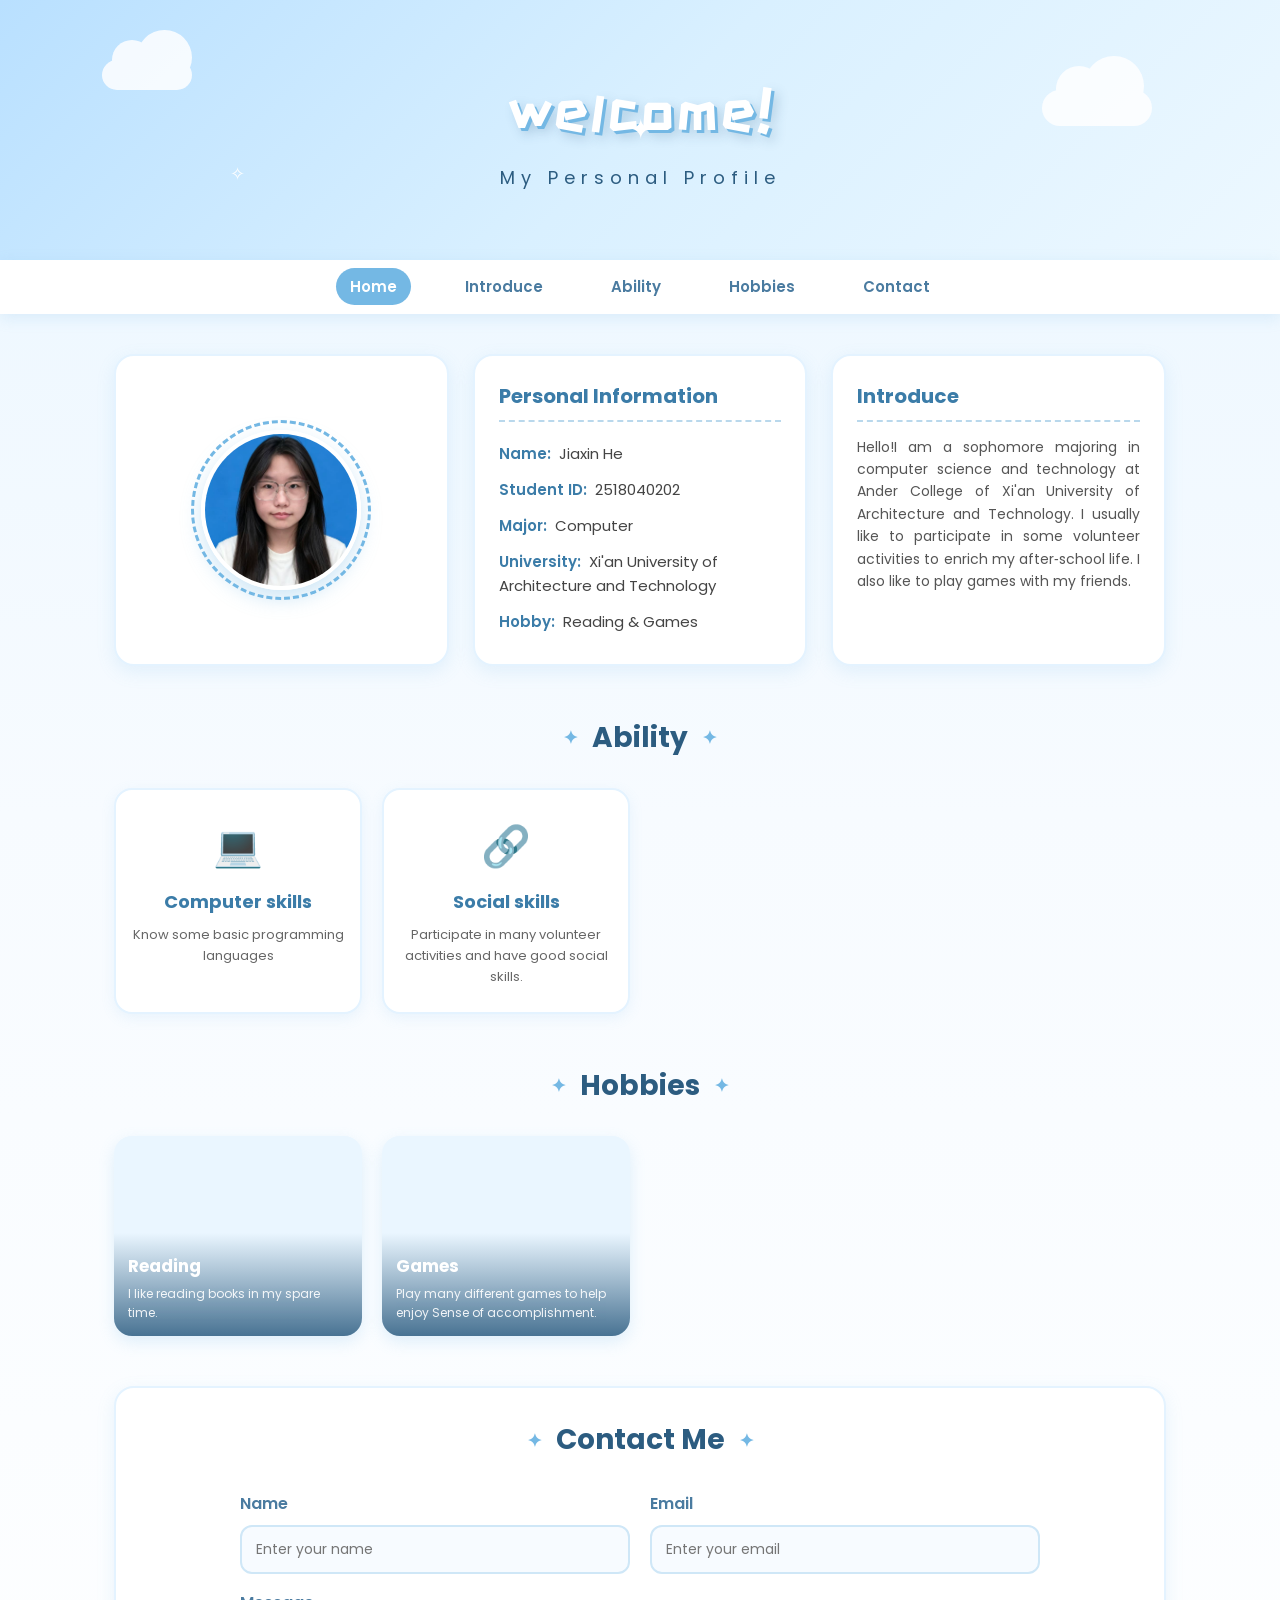
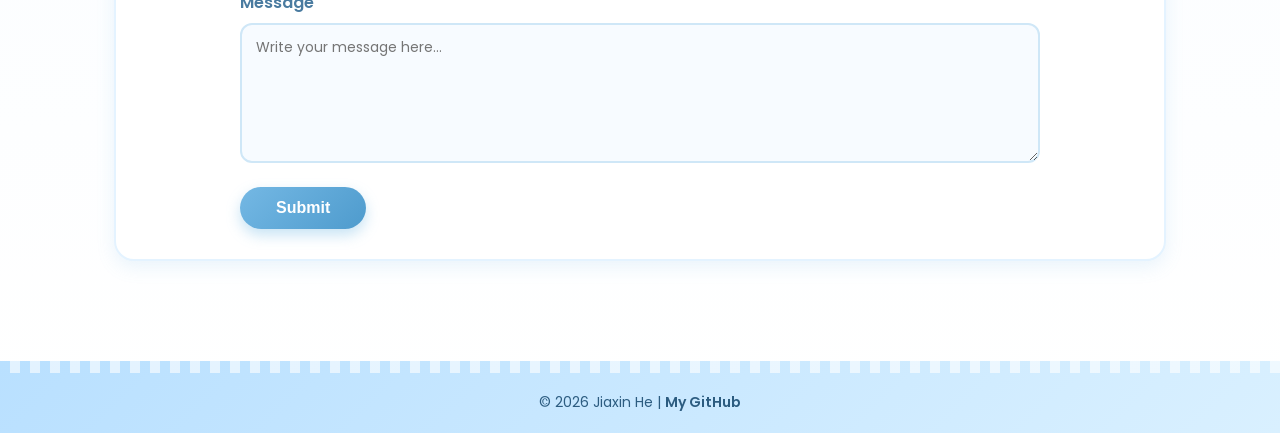
<file: index.html>
<!DOCTYPE html>
<html lang="en">
<head>
    <meta charset="UTF-8" />
    <meta name="viewport" content="width=device-width, initial-scale=1.0" />
    <title>My Personal Profile</title>
    <!-- Google Fonts -->
    <link rel="preconnect" href="https://fonts.googleapis.com" />
    <link rel="preconnect" href="https://fonts.gstatic.com" crossorigin />
    <link href="https://fonts.googleapis.com/css2?family=Poppins:wght@300;400;600;700&family=ZCOOL+KuaiLe&display=swap" rel="stylesheet" />
    <!-- Stylesheet -->
    <link rel="stylesheet" href="css/styles.css" />
</head>
<body>
    <!-- Banner -->
    <div class="banner">
        <div class="banner-cloud left"></div>
        <div class="banner-cloud right"></div>
        <h1 class="banner-title">welcome!</h1>
        <p class="banner-subtitle">My Personal Profile</p >
        <div class="decoration-star">✦</div>
        <div class="decoration-star small">✧</div>
    </div>
    <!-- cotent -->
    <nav class="navbar">
        <a href="index.html" class="nav-item active">Home</a >
        <a href="about.html" class="nav-item">Introduce</a >
        <a href="#skills" class="nav-item">Ability</a >
        <a href="#hobbies" class="nav-item">Hobbies</a >
        <a href="#contact" class="nav-item">Contact</a >
    </nav>
    <main class="container">
        <!-- First part -->
        <section class="profile-section">
            <div class="avatar-card">
                <img src="images/profile.jpg" alt="Profile Photo" class="avatar"/>
                <div class="avatar-ring"></div>
            </div>
            <div class="info-card">
                <h2>Personal Information</h2>
                <ul class="info-list">
                    <li><span>Name:</span>Jiaxin He</li>
                    <li><span>Student ID:</span>2518040202</li>
                    <li><span>Major:</span>Computer</li>
                    <li><span>University:</span>Xi'an University of Architecture and Technology</li>
                    <li><span>Hobby:</span>Reading & Games</li>
                </ul>
            </div>
            <div class="intro-card">
                <h2>Introduce</h2>
                <p>
                    Hello!I am a sophomore majoring in computer science and technology at Ander College of Xi'an University of Architecture and Technology. I usually like to participate in some volunteer activities to enrich my after‑school life. I also like to play games with my friends.
                </p >
            </div>
        </section>
        <!-- Second part -->
        <section id="skills" class="skills-section">
            <h2 class="section-title">Ability</h2>
            <div class="skills-grid">
                <div class="skill-card">
                    <div class="skill-icon">💻</div>
                    <h3>Computer skills</h3>
                    <p>Know some basic programming languages</p >
                </div>
                <div class="skill-card">
                    <div class="skill-icon">🔗</div>
                    <h3>Social skills</h3>
                    <p>Participate in many volunteer activities and have good social skills.</p >
                </div>
            </div>
        </section>
        <!-- Third part -->
        <section id="hobbies" class="hobbies-section">
            <h2 class="section-title">Hobbies</h2>
            <div class="hobbies-grid">
                <div class="hobby-card">
                    <div class="hobby-overlay">
                        <h3>Reading</h3>
                        <p>I like reading books in my spare time.</p >
                    </div>
                </div>
                <div class="hobby-card">
                    <div class="hobby-overlay">
                        <h3>Games</h3>
                        <p>Play many different games to help enjoy Sense of accomplishment.</p >
                    </div>
                </div>
            </div>
        </section>
        <!-- Four -->
        <section id="contact" class="contact-section">
            <h2 class="section-title">Contact Me</h2>
            <form class="contact-form">
                <div class="form-row">
                    <div class="form-item">
                        <label for="name">Name</label>
                        <input type="text" id="name" name="name" placeholder="Enter your name" />
                    </div>
                    <div class="form-item">
                        <label for="email">Email</label>
                        <input type="email" id="email" name="email" placeholder="Enter your email" />
                    </div>
                </div>
                <label for="message">Message</label>
                <textarea id="message" name="message" placeholder="Write your message here..."></textarea>
                <button type="submit" class="submit-btn">Submit</button>
            </form>
        </section>
    </main>
    <!-- End -->
    <footer class="footer">
        <div class="footer-wave"></div>
        <p>© 2026 Jiaxin He | <a href="https://github.com" target="_blank">My GitHub</a ></p >
    </footer>
</body>
</html>
</file>
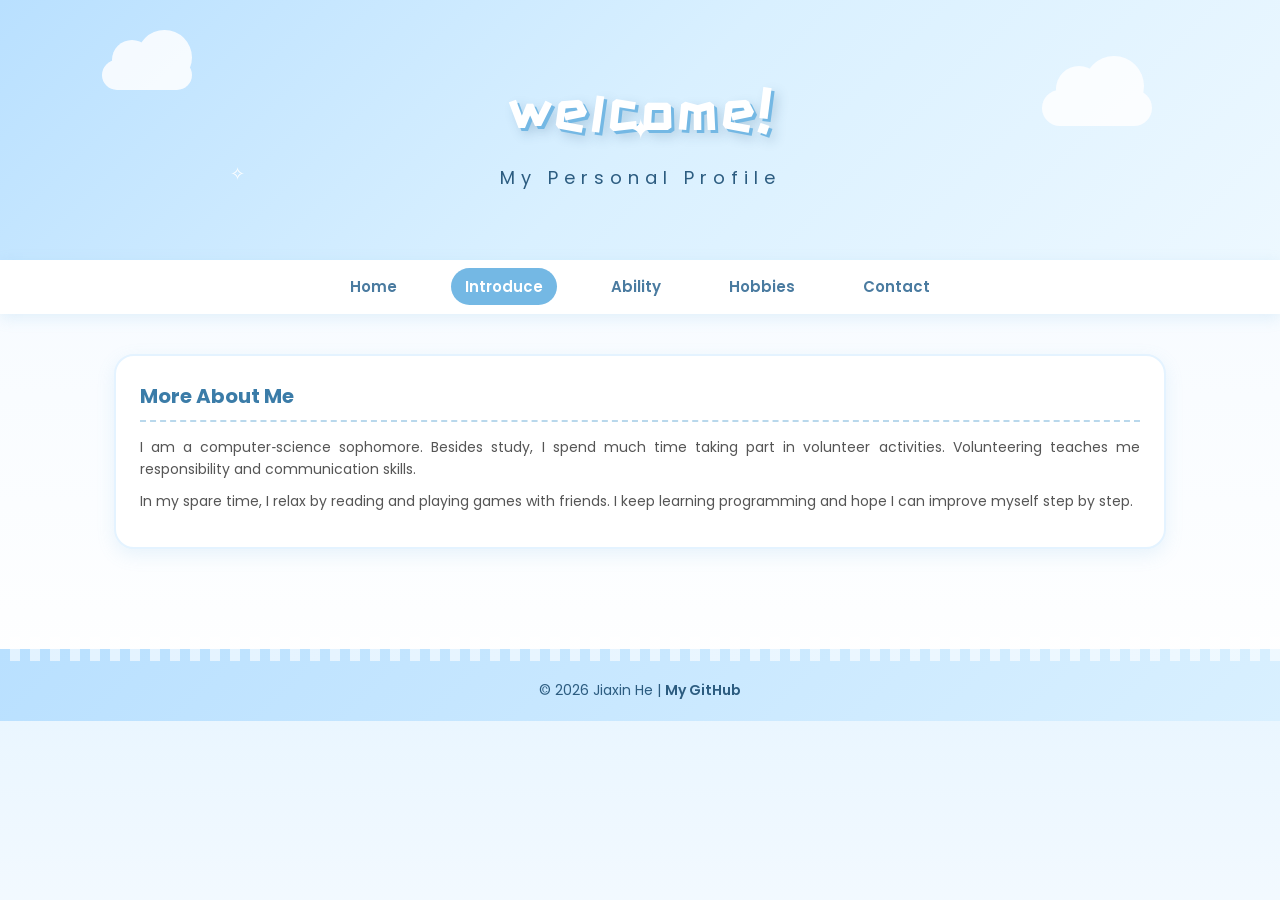
<file: about.html>
<!DOCTYPE html>
<html lang="en">
<head>
    <meta charset="UTF-8" />
    <meta name="viewport" content="width=device-width, initial-scale=1.0" />
    <title>Introduce</title>
    <!-- Google Fonts -->
    <link rel="preconnect" href="https://fonts.googleapis.com" />
    <link rel="preconnect" href="https://fonts.gstatic.com" crossorigin />
    <link href="https://fonts.googleapis.com/css2?family=Poppins:wght@300;400;600;700&family=ZCOOL+KuaiLe&display=swap" rel="stylesheet" />
    <link rel="stylesheet" href="css/styles.css" />
</head>
<body>
    <!-- banner -->
    <div class="banner">
        <div class="banner-cloud left"></div>
        <div class="banner-cloud right"></div>
        <h1 class="banner-title">welcome!</h1>
        <p class="banner-subtitle">My Personal Profile</p >
        <div class="decoration-star">✦</div>
        <div class="decoration-star small">✧</div>
    </div>

    <!-- Introduce -->
    <nav class="navbar">
        <a href="index.html" class="nav-item">Home</a >
        <a href="about.html" class="nav-item active">Introduce</a >
        <a href="index.html#skills" class="nav-item">Ability</a >
        <a href="index.html#hobbies" class="nav-item">Hobbies</a >
        <a href="index.html#contact" class="nav-item">Contact</a >
    </nav>

    <main class="container">
        <section class="intro-card">
            <h2>More About Me</h2>
            <p>
                I am a computer‑science sophomore. Besides study, I spend much time taking part in volunteer activities.
                Volunteering teaches me responsibility and communication skills.
            </p >
            <p>
                In my spare time, I relax by reading and playing games with friends.
                I keep learning programming and hope I can improve myself step by step.
            </p >
        </section>
    </main>

    <footer class="footer">
        <div class="footer-wave"></div>
        <p>© 2026 Jiaxin He | <a href="https://github.com" target="_blank">My GitHub</a ></p >
    </footer>
</body>
</html>
</file>
<file: css/styles.css>
* {
    margin: 0;
    padding: 0;
    box-sizing: border-box;
}

body {
    font-family: 'Poppins', 'Microsoft YaHei', sans-serif;
    background: linear-gradient(180deg, #eaf6ff 0%, #f7fbff 40%, #ffffff 100%);
    color: #333;
    line-height: 1.6;
}

.container {
    max-width: 1100px;
    margin: 0 auto;
    padding: 40px 24px;
}

/* Banner */
.banner {
    position: relative;
    width: 100%;
    height: 260px;
    background: linear-gradient(135deg, #b9e0ff 0%, #d9f0ff 50%, #edf8ff 100%);
    overflow: hidden;
    display: flex;
    flex-direction: column;
    align-items: center;
    justify-content: center;
}

.banner-title {
    font-family: 'ZCOOL KuaiLe', 'Poppins', sans-serif;
    font-size: 56px;
    color: #ffffff;
    text-shadow: 3px 3px 0 #74b8e4, 6px 6px 12px rgba(44, 92, 128, 0.25);
    letter-spacing: 4px;
    z-index: 2;
}

.banner-subtitle {
    font-size: 18px;
    color: #2c5c80;
    letter-spacing: 6px;
    margin-top: 8px;
    z-index: 2;
}

.banner-cloud {
    position: absolute;
    background: white;
    border-radius: 50px;
    opacity: 0.85;
    z-index: 1;
}

.banner-cloud::before,
.banner-cloud::after {
    content: '';
    position: absolute;
    background: white;
    border-radius: 50%;
}

.banner-cloud.left {
    width: 90px;
    height: 30px;
    top: 60px;
    left: 8%;
}

.banner-cloud.left::before {
    width: 40px;
    height: 40px;
    top: -20px;
    left: 10px;
}

.banner-cloud.left::after {
    width: 55px;
    height: 55px;
    top: -30px;
    left: 35px;
}

.banner-cloud.right {
    width: 110px;
    height: 36px;
    top: 90px;
    right: 10%;
}

.banner-cloud.right::before {
    width: 46px;
    height: 46px;
    top: -24px;
    left: 14px;
}

.banner-cloud.right::after {
    width: 60px;
    height: 60px;
    top: -34px;
    left: 42px;
}

.decoration-star {
    position: absolute;
    color: #ffffff;
    font-size: 28px;
    z-index: 2;
    animation: twinkle 2s infinite alternate;
}

.decoration-star.small {
    font-size: 18px;
}

.decoration-star:nth-of-type(1) {
    top: 40px;
    right: 20%;
}

.decoration-star.small {
    top: 160px;
    left: 18%;
}

@keyframes twinkle {
    from { opacity: 0.4; transform: scale(0.9); }
    to { opacity: 1; transform: scale(1.15); }
}

/* Navbar */
.navbar {
    background-color: #ffffff;
    box-shadow: 0 4px 14px rgba(116, 184, 228, 0.18);
    padding: 14px 0;
    text-align: center;
    position: sticky;
    top: 0;
    z-index: 100;
}

.nav-item {
    text-decoration: none;
    color: #4a7ba0;
    font-weight: 600;
    margin: 0 18px;
    font-size: 15px;
    padding: 8px 14px;
    border-radius: 20px;
    transition: all 0.3s ease;
}

.nav-item:hover,
.nav-item.active {
    background-color: #74b8e4;
    color: white;
}

/* Profile */
.profile-section {
    display: grid;
    grid-template-columns: 1fr 1fr 1fr;
    gap: 24px;
    margin-bottom: 50px;
}

.avatar-card,
.info-card,
.intro-card {
    background: white;
    border-radius: 20px;
    padding: 24px;
    box-shadow: 0 6px 18px rgba(116, 184, 228, 0.15);
    border: 2px solid #e4f3ff;
}

.avatar-card {
    display: flex;
    align-items: center;
    justify-content: center;
    position: relative;
}

.avatar {
    width: 160px;
    height: 160px;
    border-radius: 50%;
    object-fit: cover;
    border: 4px solid #ffffff;
    box-shadow: 0 8px 20px rgba(116, 184, 228, 0.35);
    z-index: 2;
}

.avatar-ring {
    position: absolute;
    width: 180px;
    height: 180px;
    border-radius: 50%;
    border: 3px dashed #74b8e4;
    animation: rotate 12s linear infinite;
}

@keyframes rotate {
    from { transform: rotate(0deg); }
    to { transform: rotate(360deg); }
}

.info-card h2,
.intro-card h2 {
    font-size: 20px;
    color: #3b7ca8;
    margin-bottom: 14px;
    padding-bottom: 8px;
    border-bottom: 2px dashed #b9d8ec;
}

.info-list {
    list-style: none;
}

.info-list li {
    padding: 6px 0;
    font-size: 15px;
    color: #444;
}

.info-list span {
    font-weight: 600;
    color: #3b7ca8;
    margin-right: 8px;
}

.intro-card p {
    font-size: 14px;
    color: #555;
    margin-bottom: 10px;
    text-align: justify;
}

.section-title {
    text-align: center;
    font-size: 28px;
    color: #2c5c80;
    margin-bottom: 28px;
    position: relative;
}

.section-title::before,
.section-title::after {
    content: '✦';
    color: #74b8e4;
    margin: 0 14px;
    font-size: 18px;
    vertical-align: middle;
}

/* Ability */
.skills-section {
    margin-bottom: 50px;
}

.skills-grid {
    display: grid;
    grid-template-columns: repeat(4, 1fr);
    gap: 20px;
}

.skill-card {
    background: white;
    border-radius: 18px;
    padding: 24px 16px;
    text-align: center;
    border: 2px solid #e4f3ff;
    box-shadow: 0 4px 14px rgba(116, 184, 228, 0.12);
    transition: transform 0.3s ease, box-shadow 0.3s ease;
}

.skill-card:hover {
    transform: translateY(-8px);
    box-shadow: 0 12px 24px rgba(116, 184, 228, 0.28);
}

.skill-icon {
    font-size: 40px;
    margin-bottom: 10px;
}

.skill-card h3 {
    color: #3b7ca8;
    margin-bottom: 8px;
    font-size: 18px;
}

.skill-card p {
    font-size: 13px;
    color: #666;
}

/* Hobbies */
.hobbies-section {
    margin-bottom: 50px;
}

.hobbies-grid {
    display: grid;
    grid-template-columns: repeat(4, 1fr);
    gap: 20px;
}

.hobby-card {
    position: relative;
    border-radius: 18px;
    overflow: hidden;
    box-shadow: 0 6px 16px rgba(116, 184, 228, 0.2);
    height: 200px;
    background:#eaf6ff;
}

.hobby-overlay {
    position: absolute;
    bottom: 0;
    left: 0;
    right: 0;
    background: linear-gradient(transparent, rgba(44, 92, 128, 0.85));
    color: white;
    padding: 20px 14px 14px;
}

.hobby-overlay h3 {
    font-size: 17px;
    margin-bottom: 4px;
}

.hobby-overlay p {
    font-size: 12px;
    opacity: 0.9;
}

/* Contact */
.contact-section {
    background: white;
    padding: 30px;
    border-radius: 20px;
    border: 2px solid #e4f3ff;
    box-shadow: 0 6px 18px rgba(116, 184, 228, 0.15);
}

.contact-form {
    max-width: 800px;
    margin: 0 auto;
}

.form-row {
    display: flex;
    gap: 20px;
    margin-bottom: 16px;
}

.form-item {
    flex: 1;
}

label {
    display: block;
    margin-bottom: 8px;
    color: #4a7ba0;
    font-weight: 600;
}

input,
textarea {
    width: 100%;
    padding: 12px 14px;
    border: 2px solid #cfe7f7;
    border-radius: 12px;
    font-family: inherit;
    font-size: 14px;
    background-color: #f7fbff;
    transition: border-color 0.3s ease;
}

input:focus,
textarea:focus {
    outline: none;
    border-color: #74b8e4;
}

textarea {
    min-height: 140px;
    margin-bottom: 16px;
    resize: vertical;
}

.submit-btn {
    background: linear-gradient(135deg, #74b8e4, #4e9bcd);
    color: white;
    border: none;
    padding: 12px 36px;
    border-radius: 30px;
    font-size: 16px;
    font-weight: 600;
    cursor: pointer;
    box-shadow: 0 6px 14px rgba(116, 184, 228, 0.4);
    transition: all 0.3s ease;
}

.submit-btn:hover {
    transform: translateY(-4px);
    box-shadow: 0 10px 20px rgba(116, 184, 228, 0.5);
}

/* Footer */
.footer {
    background: linear-gradient(135deg, #b9e0ff, #d9f0ff);
    text-align: center;
    padding: 30px 20px 20px;
    margin-top: 60px;
    position: relative;
}

.footer-wave {
    position: absolute;
    top: -12px;
    left: 0;
    width: 100%;
    height: 24px;
    background: repeating-linear-gradient(90deg,transparent 0,transparent 10px,#ffffff 10px,#ffffff 20px);
    opacity: 0.6;
}

.footer p {
    color: #2c5c80;
    font-size: 14px;
}

.footer a {
    color: #2c5c80;
    font-weight: 600;
    text-decoration: none;
}

.footer a:hover {
    color: white;
}

/* phone */
@media (max-width: 900px) {
    .profile-section {
        grid-template-columns: 1fr;
    }
    .skills-grid,
    .hobbies-grid {
        grid-template-columns: repeat(2,1fr);
    }
    .banner-title {
        font-size:42px;
    }
    .form-row {
        flex-direction: column;
        gap:12px;
    }
}
</file>
